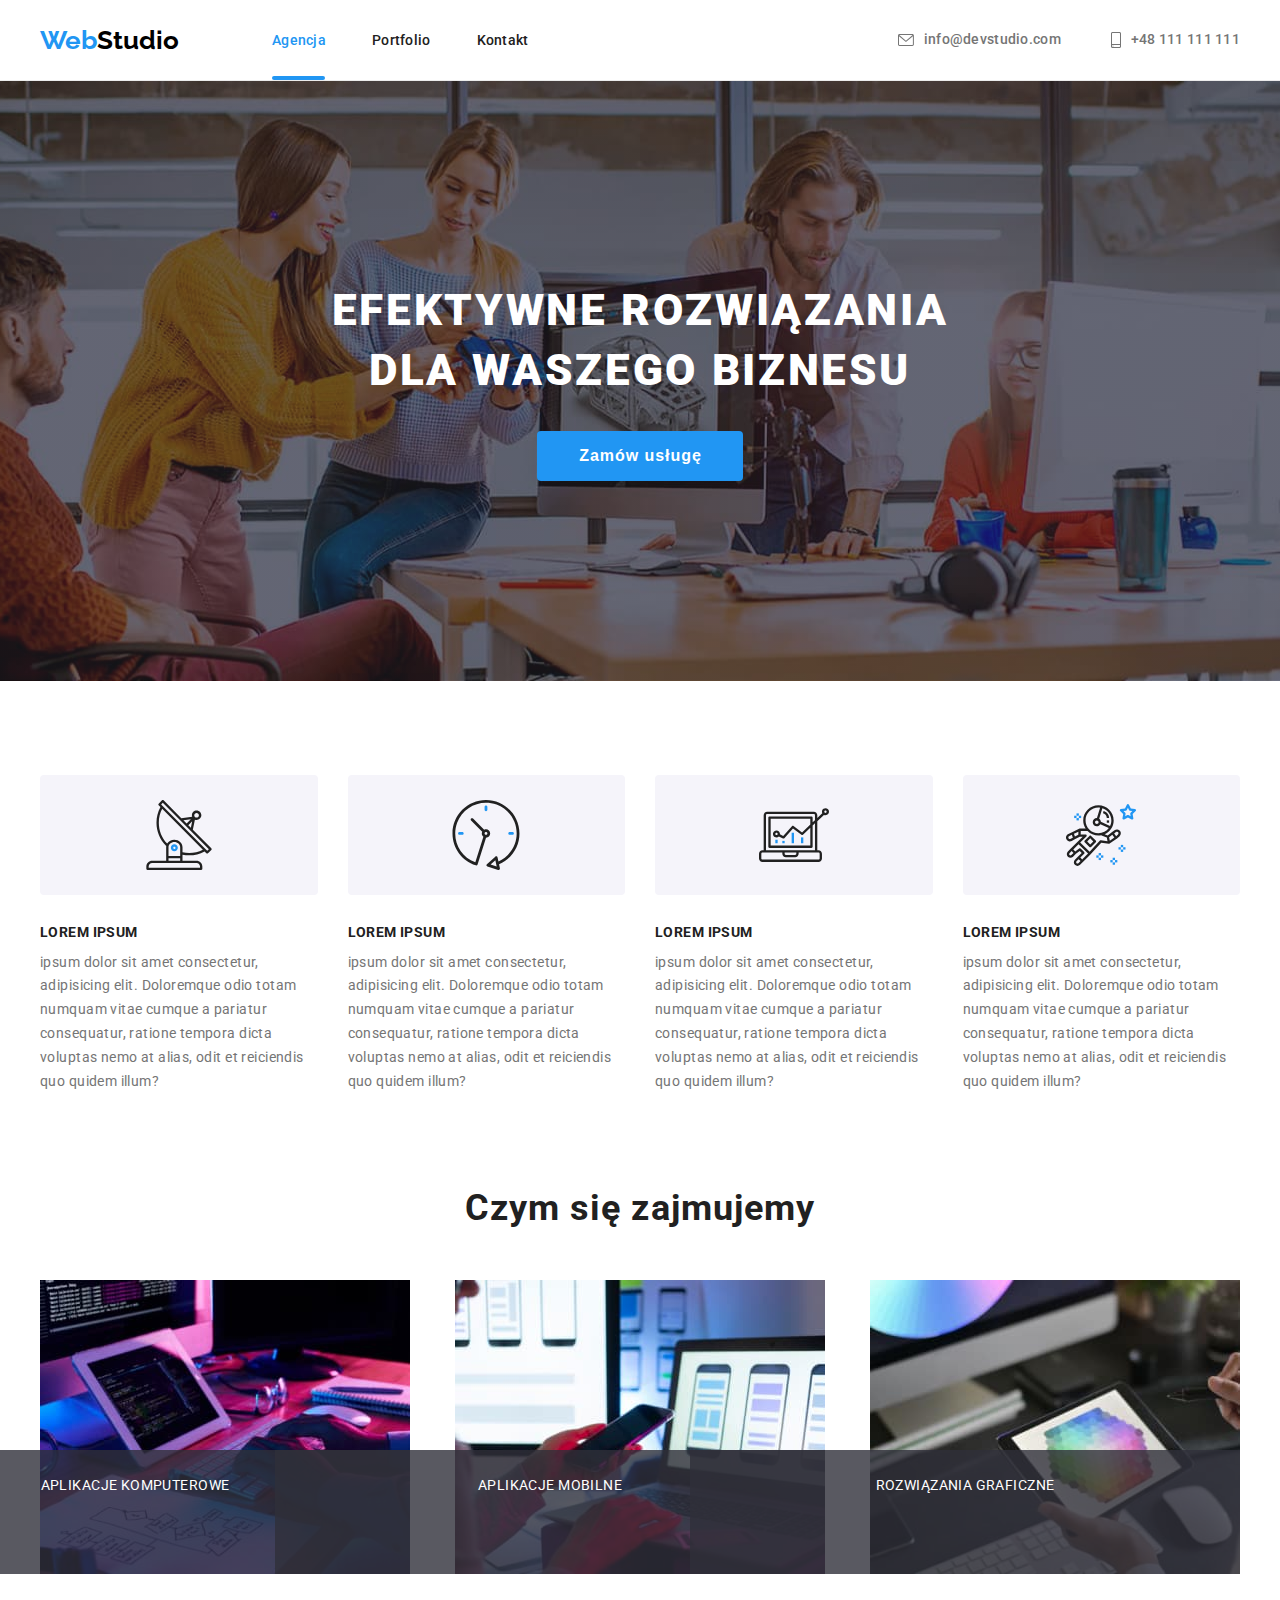
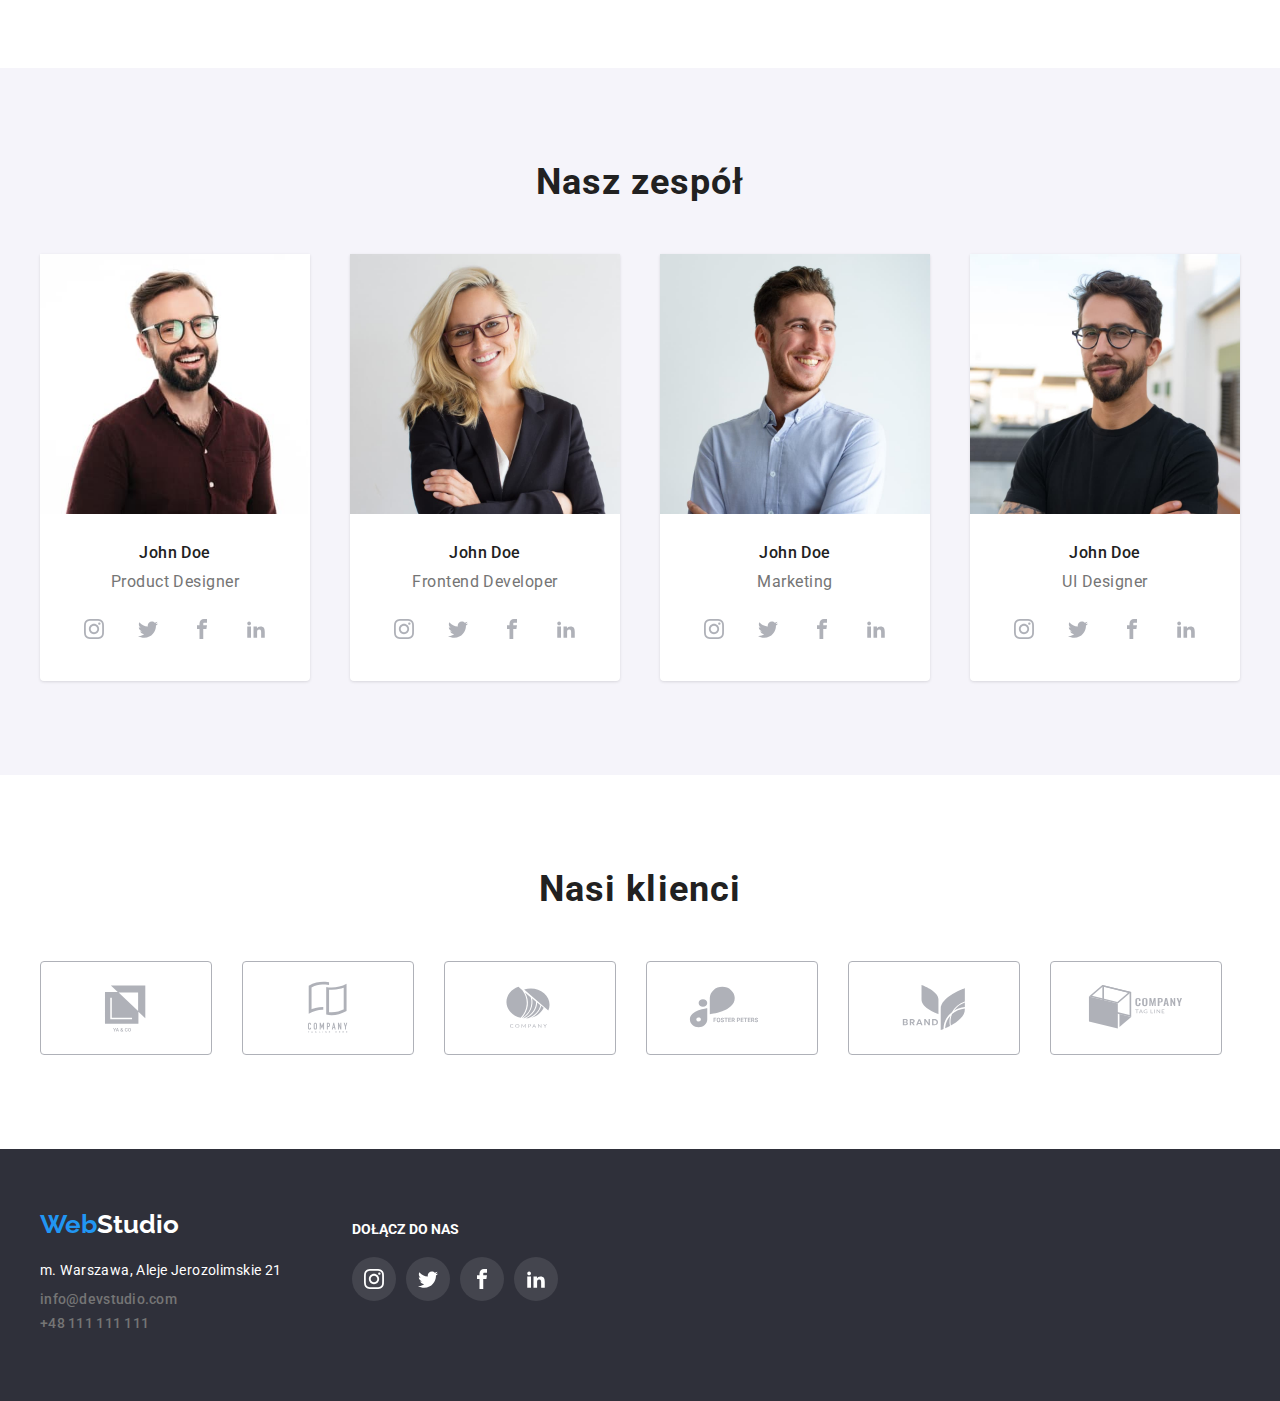
<file: index.html>
<!DOCTYPE html>
<html lang="pl">
  <head>
    <meta charset="UTF-8" />
    <meta http-equiv="X-UA-Compatible" content="IE=edge" />
    <meta name="viewport" content="width=device-width, initial-scale=1.0" />
    <link
      rel="stylesheet"
      href="https://cdnjs.cloudflare.com/ajax/libs/modern-normalize/1.1.0/modern-normalize.min.css"
      integrity="sha512-wpPYUAdjBVSE4KJnH1VR1HeZfpl1ub8YT/NKx4PuQ5NmX2tKuGu6U/JRp5y+Y8XG2tV+wKQpNHVUX03MfMFn9Q=="
      crossorigin="anonymous"
      referrerpolicy="no-referrer"
    />
    <link rel="preconnect" href="https://fonts.googleapis.com" />
    <link rel="preconnect" href="https://fonts.gstatic.com" crossorigin />
    <link
      href="https://fonts.googleapis.com/css2?family=Raleway:wght@700&family=Roboto:wght@400;500;700;900&display=swap"
      rel="stylesheet"
    />
    <link rel="stylesheet" href="css/styles.css" />
    <title>WebStudio</title>
  </head>
  <body>
    <header>
      <!-- NAV BOX -->
      <div class="site-nav">
        <div class="container main-nav-box">
          <nav class="nav-box">
            <a class="logo" href="index.html"><span class="logoweb">Web</span>Studio</a>
            <ul class="list nav-list">
              <li class="nav-list-item">
                <a class="nav-list-item-link is-active" href="index.html">Agencja</a>
              </li>
              <li class="nav-list-item">
                <a class="nav-list-item-link" href="portfolio.html">Portfolio</a>
              </li>
              <li class="nav-list-item">
                <a class="nav-list-item-link" href="index.html">Kontakt</a>
              </li>
            </ul>
          </nav>
          <div class="contact-box">
            <div class="contact-svg">
              <a class="contact-links" href="mailto:info@devstudio.com">
                <svg class="contact-links-svg" width="16" height="12">
                  <use href="images/icons.svg#icon-envelope"></use>
                </svg>
                info@devstudio.com
              </a>
            </div>
            <div class="contact-svg">
              <a class="contact-links" href="tel:+48111111111">
                <svg class="contact-links-svg" width="10" height="16">
                  <use href="images/icons.svg#icon-smartphone"></use>
                </svg>
                +48 111 111 111
              </a>
            </div>
          </div>
        </div>
      </div>
    </header>
    <main>
      <!-- TITLE BOX -->
      <section class="title-section">
        <div class="title-box">
          <div class="container title-container">
            <h1 class="page-title">Efektywne rozwiązania <br />dla waszego biznesu</h1>
            <button class="button-title" type="button" data-modal-open>Zamów usługę</button>
          </div>
        </div>
      </section>
      <!-- MAIN TEKST BOX -->
      <section class="section">
        <ul class="list main-text-list container">
          <li>
            <div class="main-text-icon">
              <svg width="70" height="70">
                <use width="70" height="70" href="images/icons.svg#icon-antenna-1"></use>
              </svg>
            </div>
            <h4 class="main-text-title">Lorem ipsum</h4>
            <p class="main-text">
              ipsum dolor sit amet consectetur, adipisicing elit. Doloremque odio totam numquam
              vitae cumque a pariatur consequatur, ratione tempora dicta voluptas nemo at alias,
              odit et reiciendis quo quidem illum?
            </p>
          </li>
          <li>
            <div class="main-text-icon">
              <svg width="70" height="70">
                <use width="70" height="70" href="images/icons.svg#icon-clock-1"></use>
              </svg>
            </div>
            <h4 class="main-text-title">Lorem ipsum</h4>
            <p class="main-text">
              ipsum dolor sit amet consectetur, adipisicing elit. Doloremque odio totam numquam
              vitae cumque a pariatur consequatur, ratione tempora dicta voluptas nemo at alias,
              odit et reiciendis quo quidem illum?
            </p>
          </li>
          <li>
            <div class="main-text-icon">
              <svg width="70" height="70">
                <use width="70" height="70" href="images/icons.svg#icon-diagram-1"></use>
              </svg>
            </div>
            <h4 class="main-text-title">Lorem ipsum</h4>
            <p class="main-text">
              ipsum dolor sit amet consectetur, adipisicing elit. Doloremque odio totam numquam
              vitae cumque a pariatur consequatur, ratione tempora dicta voluptas nemo at alias,
              odit et reiciendis quo quidem illum?
            </p>
          </li>
          <li>
            <div class="main-text-icon">
              <svg width="70" height="70">
                <use width="70" height="70" href="images/icons.svg#icon-astronaut-1"></use>
              </svg>
            </div>
            <h4 class="main-text-title">Lorem ipsum</h4>
            <p class="main-text">
              ipsum dolor sit amet consectetur, adipisicing elit. Doloremque odio totam numquam
              vitae cumque a pariatur consequatur, ratione tempora dicta voluptas nemo at alias,
              odit et reiciendis quo quidem illum?
            </p>
          </li>
        </ul>
      </section>
      <!-- PICTURES BOX -->
      <section class="container">
        <h2 class="secondary-heading">Czym się zajmujemy</h2>
        <div class="picture-box">
          <div class="picture">
            <img src="images/computer.jpg" alt="praca na komputerze" width="370" height="294" />
            <div class="picture-descripion">Aplikacje komputerowe</div>
          </div>
          <div class="picture">
            <img
              src="images/phone.jpg"
              alt="praca na komputerze i telefonie"
              width="370"
              height="294"
            />
            <div class="picture-descripion">Aplikacje mobilne</div>
          </div>
          <div class="picture">
            <img
              src="images/tablet.jpg"
              alt="praca na komputerze i tablecie"
              width="370"
              height="294"
            />
            <div class="picture-descripion">Rozwiązania graficzne</div>
          </div>
        </div>
      </section>
      <!-- TEAM BOX -->
      <div class="team-section">
        <section class="section container">
          <h2 class="secondary-heading">Nasz zespół</h2>
          <div class="team">
            <ul class="list team-list">
              <li>
                <div class="team-list-item">
                  <img
                    src="images/brownshirt.jpg"
                    alt="uśmiechnięty mężczyzna w brązowej koszuli"
                    width="270"
                    height="260"
                  />
                  <h3 class="team-name">John Doe</h3>
                  <p class="team-job">Product Designer</p>
                  <div class="social-media-icons-box">
                    <a class="icon-social-media" href="#">
                      <svg class="team-icons" width="44" height="44">
                        <use
                          width="20"
                          height="20"
                          x="12"
                          y="12"
                          href="images/icons.svg#icon-instagram"
                        ></use>
                      </svg>
                    </a>
                    <a class="icon-social-media" href="#">
                      <svg class="team-icons" width="44" height="44">
                        <use
                          width="20"
                          height="20"
                          x="12"
                          y="12"
                          href="images/icons.svg#icon-twitter"
                        ></use>
                      </svg>
                    </a>
                    <a class="icon-social-media" href="#">
                      <svg class="team-icons" width="44" height="44">
                        <use
                          width="20"
                          height="20"
                          x="12"
                          y="12"
                          href="images/icons.svg#icon-facebook"
                        ></use>
                      </svg>
                    </a>
                    <a class="icon-social-media" href="#">
                      <svg class="team-icons" width="44" height="44">
                        <use
                          width="20"
                          height="20"
                          x="12"
                          y="12"
                          href="images/icons.svg#icon-linkedin2"
                        ></use>
                      </svg>
                    </a>
                  </div>
                </div>
              </li>
              <li>
                <div class="team-list-item">
                  <img
                    src="images/woman.jpg"
                    alt="uśmiechnięta kobieta w marynarce"
                    width="270"
                    height="260"
                  />
                  <h3 class="team-name">John Doe</h3>
                  <p class="team-job">Frontend Developer</p>
                  <div class="social-media-icons-box">
                    <a class="icon-social-media" href="#">
                      <svg class="team-icons" width="44" height="44">
                        <use
                          width="20"
                          height="20"
                          x="12"
                          y="12"
                          href="images/icons.svg#icon-instagram"
                        ></use>
                      </svg>
                    </a>
                    <a class="icon-social-media" href="#">
                      <svg class="team-icons" width="44" height="44">
                        <use
                          width="20"
                          height="20"
                          x="12"
                          y="12"
                          href="images/icons.svg#icon-twitter"
                        ></use>
                      </svg>
                    </a>
                    <a class="icon-social-media" href="#">
                      <svg class="team-icons" width="44" height="44">
                        <use
                          width="20"
                          height="20"
                          x="12"
                          y="12"
                          href="images/icons.svg#icon-facebook"
                        ></use>
                      </svg>
                    </a>
                    <a class="icon-social-media" href="#">
                      <svg class="team-icons" width="44" height="44">
                        <use
                          width="20"
                          height="20"
                          x="12"
                          y="12"
                          href="images/icons.svg#icon-linkedin2"
                        ></use>
                      </svg>
                    </a>
                  </div>
                </div>
              </li>
              <li>
                <div class="team-list-item">
                  <img
                    src="images/whiteshirt.jpg"
                    alt="uśmiechnięty mężczyzna w białej koszuli"
                    width="270"
                    height="260"
                  />
                  <h3 class="team-name">John Doe</h3>
                  <p class="team-job">Marketing</p>
                  <div class="social-media-icons-box">
                    <a class="icon-social-media" href="#">
                      <svg class="team-icons" width="44" height="44">
                        <use
                          width="20"
                          height="20"
                          x="12"
                          y="12"
                          href="images/icons.svg#icon-instagram"
                        ></use>
                      </svg>
                    </a>
                    <a class="icon-social-media" href="#">
                      <svg class="team-icons" width="44" height="44">
                        <use
                          width="20"
                          height="20"
                          x="12"
                          y="12"
                          href="images/icons.svg#icon-twitter"
                        ></use>
                      </svg>
                    </a>
                    <a class="icon-social-media" href="#">
                      <svg class="team-icons" width="44" height="44">
                        <use
                          width="20"
                          height="20"
                          x="12"
                          y="12"
                          href="images/icons.svg#icon-facebook"
                        ></use>
                      </svg>
                    </a>
                    <a class="icon-social-media" href="#">
                      <svg class="team-icons" width="44" height="44">
                        <use
                          width="20"
                          height="20"
                          x="12"
                          y="12"
                          href="images/icons.svg#icon-linkedin2"
                        ></use>
                      </svg>
                    </a>
                  </div>
                </div>
              </li>
              <li>
                <div class="team-list-item">
                  <img
                    src="images/tshirt.jpg"
                    alt="uśmiechnięty mężczyzna w czarnej koszulce"
                    width="270"
                    height="260"
                  />
                  <h3 class="team-name">John Doe</h3>
                  <p class="team-job">UI Designer</p>
                  <div class="social-media-icons-box">
                    <a class="icon-social-media" href="#">
                      <svg class="team-icons" width="44" height="44">
                        <use
                          width="20"
                          height="20"
                          x="12"
                          y="12"
                          href="images/icons.svg#icon-instagram"
                        ></use>
                      </svg>
                    </a>
                    <a class="icon-social-media" href="#">
                      <svg class="team-icons" width="44" height="44">
                        <use
                          width="20"
                          height="20"
                          x="12"
                          y="12"
                          href="images/icons.svg#icon-twitter"
                        ></use>
                      </svg>
                    </a>
                    <a class="icon-social-media" href="#">
                      <svg class="team-icons" width="44" height="44">
                        <use
                          width="20"
                          height="20"
                          x="12"
                          y="12"
                          href="images/icons.svg#icon-facebook"
                        ></use>
                      </svg>
                    </a>
                    <a class="icon-social-media" href="#">
                      <svg class="team-icons" width="44" height="44">
                        <use
                          width="20"
                          height="20"
                          x="12"
                          y="12"
                          href="images/icons.svg#icon-linkedin2"
                        ></use>
                      </svg>
                    </a>
                  </div>
                </div>
              </li>
            </ul>
          </div>
        </section>
      </div>
      <!-- CLIENT BOX -->

      <section class="section container">
        <h2 class="secondary-heading">Nasi klienci</h2>
        <div class="logos-box">
          <a href="#" class="client-logo">
            <svg class="client-svg" width="106" height="60">
              <use href="images/icons.svg#icon-Logo" class="client-icon"></use>
            </svg>
          </a>
          <a href="#" class="client-logo">
            <svg class="client-svg" width="106" height="60">
              <use href="images/icons.svg#icon-Logo-1"></use>
            </svg>
          </a>
          <a href="#" class="client-logo">
            <svg class="client-svg" width="106" height="60">
              <use href="images/icons.svg#icon-Logo-2"></use>
            </svg>
          </a>
          <a href="#" class="client-logo">
            <svg class="client-svg" width="106" height="60">
              <use href="images/icons.svg#icon-Logo-3"></use>
            </svg>
          </a>
          <a href="#" class="client-logo">
            <svg class="client-svg" width="106" height="60">
              <use href="images/icons.svg#icon-Logo-4"></use>
            </svg>
          </a>
          <a href="#" class="client-logo">
            <svg class="client-svg" width="106" height="60">
              <use href="images/icons.svg#icon-Logo-5"></use>
            </svg>
          </a>
        </div>
      </section>
    </main>
    <!-- FOOTER BOX -->
    <footer class="footer-box">
      <section class="container main-footer-box">
        <div class="footer-contact-logo">
          <div class="footer-logo">
            <a class="logo secondary-logo" href="index.html"
              ><span class="logoweb">Web</span>Studio</a
            >
          </div>
          <ul class="list contact-list">
            <li><div class="footer-contacts">m. Warszawa, Aleje Jerozolimskie 21</div></li>
            <li>
              <a class="footer-contacts contact-links" href="mailto:info@devstudio.com"
                >info@devstudio.com</a
              >
            </li>
            <li>
              <a class="footer-contacts contact-links" href="tel:+48111111111">+48 111 111 111</a>
            </li>
          </ul>
        </div>
        <div class="social-media-icons-footer">
          <h3 class="footer-icons-header">Dołącz do nas</h3>
          <div class="footer-icons-box">
            <a class="footer-icon-social-media" href="#">
              <svg class="footer-icons" width="44" height="44">
                <use
                  width="20"
                  height="20"
                  x="12"
                  y="12"
                  href="images/icons.svg#icon-instagram"
                ></use>
              </svg>
            </a>
            <a class="footer-icon-social-media" href="#">
              <svg class="footer-icons" width="44" height="44">
                <use
                  width="20"
                  height="20"
                  x="12"
                  y="12"
                  href="images/icons.svg#icon-twitter"
                ></use>
              </svg>
            </a>
            <a class="footer-icon-social-media" href="#">
              <svg class="footer-icons" width="44" height="44">
                <use
                  width="20"
                  height="20"
                  x="12"
                  y="12"
                  href="images/icons.svg#icon-facebook"
                ></use>
              </svg>
            </a>
            <a class="footer-icon-social-media" href="#">
              <svg class="footer-icons" width="44" height="44">
                <use
                  width="20"
                  height="20"
                  x="12"
                  y="12"
                  href="images/icons.svg#icon-linkedin2"
                ></use>
              </svg>
            </a>
          </div>
        </div>
      </section>
    </footer>
    <div class="backdrop-modal is-hidden" data-modal>
      <div class="modal">
        <button class="modal-button" data-modal-close>&times;</button>
      </div>
    </div>
    <script src="./js/modal.js"></script>
  </body>
</html>
</file>
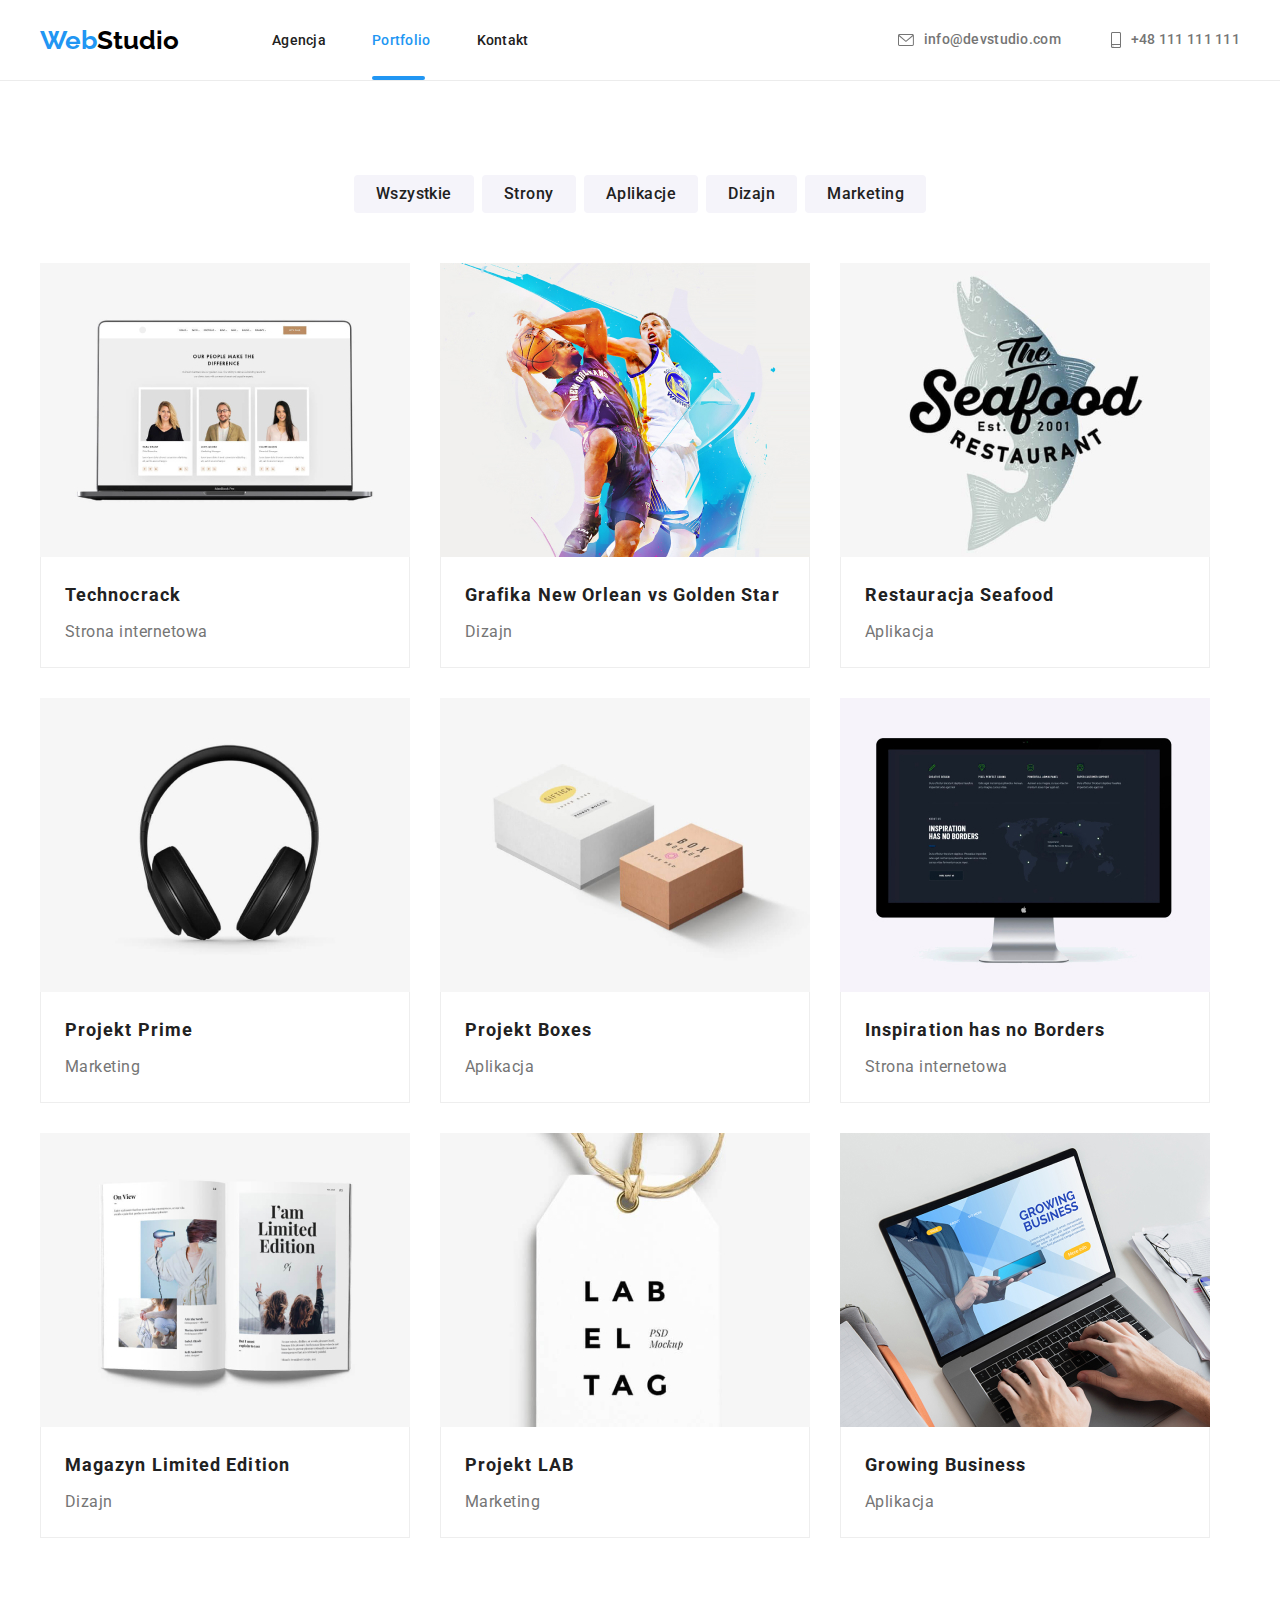
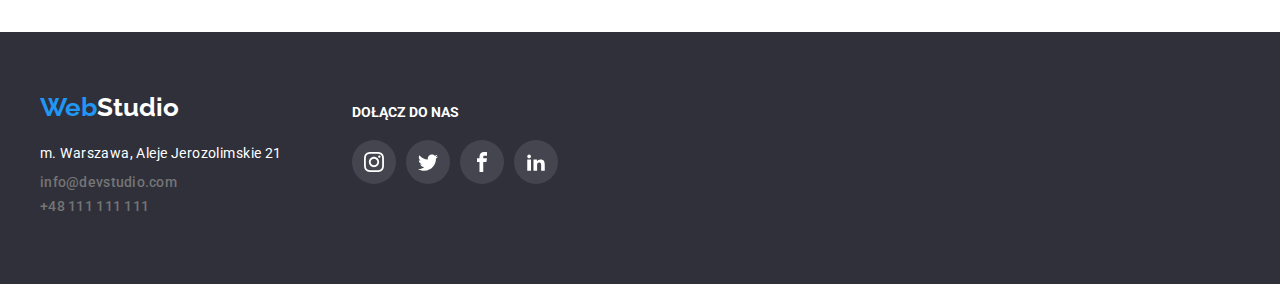
<file: portfolio.html>
<!DOCTYPE html>
<html lang="pl">
  <head>
    <meta charset="UTF-8" />
    <meta http-equiv="X-UA-Compatible" content="IE=edge" />
    <meta name="viewport" content="width=device-width, initial-scale=1.0" />
    <link rel="preconnect" href="https://fonts.googleapis.com" />
    <link
      rel="stylesheet"
      href="https://cdnjs.cloudflare.com/ajax/libs/modern-normalize/1.1.0/modern-normalize.min.css"
      integrity="sha512-wpPYUAdjBVSE4KJnH1VR1HeZfpl1ub8YT/NKx4PuQ5NmX2tKuGu6U/JRp5y+Y8XG2tV+wKQpNHVUX03MfMFn9Q=="
      crossorigin="anonymous"
      referrerpolicy="no-referrer"
    />
    <link rel="preconnect" href="https://fonts.gstatic.com" crossorigin />
    <link
      href="https://fonts.googleapis.com/css2?family=Raleway:wght@700&family=Roboto:wght@400;500;700;900&display=swap"
      rel="stylesheet"
    />
    <link rel="stylesheet" href="css/styles.css" />
    <title>Portfolio</title>
  </head>
  <body>
    <header>
      <!-- NAV BOX -->
      <div class="site-nav">
        <div class="container main-nav-box">
          <nav class="nav-box">
            <a class="logo" href="index.html"><span class="logoweb">Web</span>Studio</a>
            <ul class="list nav-list">
              <li class="nav-list-item">
                <a class="nav-list-item-link" href="index.html">Agencja</a>
              </li>
              <li class="nav-list-item">
                <a class="nav-list-item-link is-active" href="portfolio.html">Portfolio</a>
              </li>
              <li class="nav-list-item">
                <a class="nav-list-item-link" href="index.html">Kontakt</a>
              </li>
            </ul>
          </nav>
          <div class="contact-box">
            <div class="contact-svg">
              <a class="contact-links" href="mailto:info@devstudio.com">
                <svg class="contact-links-svg" width="16" height="12">
                  <use href="images/icons.svg#icon-envelope"></use>
                </svg>
                info@devstudio.com
              </a>
            </div>
            <div class="contact-svg">
              <a class="contact-links" href="tel:+48111111111">
                <svg class="contact-links-svg" width="10" height="16">
                  <use href="images/icons.svg#icon-smartphone"></use>
                </svg>
                +48 111 111 111
              </a>
            </div>
          </div>
        </div>
      </div>
    </header>
    <!-- PICTRURE GRID BUTTON-->
    <main>
      <div class="container section">
        <ul class="list button-list">
          <li><button class="button-list-item" type="button">Wszystkie</button></li>
          <li><button class="button-list-item" type="button">Strony</button></li>
          <li><button class="button-list-item" type="button">Aplikacje</button></li>
          <li><button class="button-list-item" type="button">Dizajn</button></li>
          <li><button class="button-list-item" type="button">Marketing</button></li>
        </ul>
        <!-- PICTRURE GRID -->
        <ul class="list pictures-list">
          <li>
            <div class="pictures-list-item">
              <div class="picture-overlay">
                <img src="images/laptop.jpg" alt="laptop" width="370" height="294" />
                <div class="overlay">
                  <p class="overlay-text">
                    Technocrack jest popularną platformą wykorzystywaną do rozpowszechniania
                    koronawirusa. Firmy wykorzystują tę platformę do celów szpiegowskich i ataków na
                    niezabezpieczone serwery konkurencji
                  </p>
                </div>
              </div>
              <div class="caption-box">
                <h3 class="picture-caption">Technocrack</h3>
                <p class="secondary-picture-caption">Strona internetowa</p>
              </div>
            </div>
          </li>
          <li>
            <div class="pictures-list-item">
              <div class="picture-overlay">
                <img
                  src="images/basketballplayers.jpg"
                  alt="mężczyżni grający w koszykówkę"
                  width="370"
                  height="294"
                />
                <div class="overlay">
                  <p class="overlay-text">
                    Technocrack jest popularną platformą wykorzystywaną do rozpowszechniania
                    koronawirusa. Firmy wykorzystują tę platformę do celów szpiegowskich i ataków na
                    niezabezpieczone serwery konkurencji
                  </p>
                </div>
              </div>
              <div class="caption-box">
                <h3 class="picture-caption">Grafika New Orlean vs Golden Star</h3>
                <p class="secondary-picture-caption">Dizajn</p>
              </div>
            </div>
          </li>
          <li>
            <div class="pictures-list-item">
              <div class="picture-overlay">
                <img
                  src="images/seafoodrestaurant.jpg"
                  alt="logo restauracji z owocami morza"
                  width="370"
                  height="294"
                />
                <div class="overlay">
                  <p class="overlay-text">
                    Technocrack jest popularną platformą wykorzystywaną do rozpowszechniania
                    koronawirusa. Firmy wykorzystują tę platformę do celów szpiegowskich i ataków na
                    niezabezpieczone serwery konkurencji
                  </p>
                </div>
              </div>
              <div class="caption-box">
                <h3 class="picture-caption">Restauracja Seafood</h3>
                <p class="secondary-picture-caption">Aplikacja</p>
              </div>
            </div>
          </li>
          <li>
            <div class="pictures-list-item">
              <div class="picture-overlay">
                <img
                  src="images/headphones.jpg"
                  alt="słuchawki bezprzewodowe"
                  width="370"
                  height="294"
                />
                <div class="overlay">
                  <p class="overlay-text">
                    Technocrack jest popularną platformą wykorzystywaną do rozpowszechniania
                    koronawirusa. Firmy wykorzystują tę platformę do celów szpiegowskich i ataków na
                    niezabezpieczone serwery konkurencji
                  </p>
                </div>
              </div>
              <div class="caption-box">
                <h3 class="picture-caption">Projekt Prime</h3>
                <p class="secondary-picture-caption">Marketing</p>
              </div>
            </div>
          </li>
          <li>
            <div class="pictures-list-item">
              <div class="picture-overlay">
                <img
                  src="images/boxes.jpg"
                  alt="większe białe pudełko i bladoróżowe mniejsze"
                  width="370"
                  height="294"
                />
                <div class="overlay">
                  <p class="overlay-text">
                    Technocrack jest popularną platformą wykorzystywaną do rozpowszechniania
                    koronawirusa. Firmy wykorzystują tę platformę do celów szpiegowskich i ataków na
                    niezabezpieczone serwery konkurencji
                  </p>
                </div>
              </div>
              <div class="caption-box">
                <h3 class="picture-caption">Projekt Boxes</h3>
                <p class="secondary-picture-caption">Aplikacja</p>
              </div>
            </div>
          </li>
          <li>
            <div class="pictures-list-item">
              <div class="picture-overlay">
                <img
                  src="images/monitor.jpg"
                  alt="monitor komputera stacjonarnego"
                  width="370"
                  height="294"
                />
                <div class="overlay">
                  <p class="overlay-text">
                    Technocrack jest popularną platformą wykorzystywaną do rozpowszechniania
                    koronawirusa. Firmy wykorzystują tę platformę do celów szpiegowskich i ataków na
                    niezabezpieczone serwery konkurencji
                  </p>
                </div>
              </div>
              <div class="caption-box">
                <h3 class="picture-caption">Inspiration has no Borders</h3>
                <p class="secondary-picture-caption">Strona internetowa</p>
              </div>
            </div>
          </li>
          <li>
            <div class="pictures-list-item">
              <div class="picture-overlay">
                <img
                  src="images/newspaperpage.jpg"
                  alt="otwarty magazyn/gazeta"
                  width="370"
                  height="294"
                />
                <div class="overlay">
                  <p class="overlay-text">
                    Technocrack jest popularną platformą wykorzystywaną do rozpowszechniania
                    koronawirusa. Firmy wykorzystują tę platformę do celów szpiegowskich i ataków na
                    niezabezpieczone serwery konkurencji
                  </p>
                </div>
              </div>
              <div class="caption-box">
                <h3 class="picture-caption">Magazyn Limited Edition</h3>
                <p class="secondary-picture-caption">Dizajn</p>
              </div>
            </div>
          </li>
          <li>
            <div class="pictures-list-item">
              <div class="picture-overlay">
                <img
                  src="images/pendant.jpg"
                  alt="zawieszka z napisem label tag"
                  width="370"
                  height="294"
                />
                <div class="overlay">
                  <p class="overlay-text">
                    Technocrack jest popularną platformą wykorzystywaną do rozpowszechniania
                    koronawirusa. Firmy wykorzystują tę platformę do celów szpiegowskich i ataków na
                    niezabezpieczone serwery konkurencji
                  </p>
                </div>
              </div>
              <div class="caption-box">
                <h3 class="picture-caption">Projekt LAB</h3>
                <p class="secondary-picture-caption">Marketing</p>
              </div>
            </div>
          </li>
          <li>
            <div class="pictures-list-item">
              <div class="picture-overlay">
                <img
                  src="images/computerwork.jpg"
                  alt="praca na laptopie"
                  width="370"
                  height="294"
                />
                <div class="overlay">
                  <p class="overlay-text">
                    Technocrack jest popularną platformą wykorzystywaną do rozpowszechniania
                    koronawirusa. Firmy wykorzystują tę platformę do celów szpiegowskich i ataków na
                    niezabezpieczone serwery konkurencji
                  </p>
                </div>
              </div>
              <div class="caption-box">
                <h3 class="picture-caption">Growing Business</h3>
                <p class="secondary-picture-caption">Aplikacja</p>
              </div>
            </div>
          </li>
        </ul>
      </div>
    </main>
    <!-- FOOTER BOX -->
    <footer class="footer-box">
      <section class="container main-footer-box">
        <div class="footer-contact-logo">
          <div class="footer-logo">
            <a class="logo secondary-logo" href="index.html"
              ><span class="logoweb">Web</span>Studio</a
            >
          </div>
          <ul class="list contact-list">
            <li><div class="footer-contacts">m. Warszawa, Aleje Jerozolimskie 21</div></li>
            <li>
              <a class="footer-contacts contact-links" href="mailto:info@devstudio.com"
                >info@devstudio.com</a
              >
            </li>
            <li>
              <a class="footer-contacts contact-links" href="tel:+48111111111">+48 111 111 111</a>
            </li>
          </ul>
        </div>
        <div class="social-media-icons-footer">
          <h3 class="footer-icons-header">Dołącz do nas</h3>
          <div class="footer-icons-box">
            <a class="footer-icon-social-media" href="#">
              <svg class="footer-icons" width="44" height="44">
                <use
                  width="20"
                  height="20"
                  x="12"
                  y="12"
                  href="images/icons.svg#icon-instagram"
                ></use>
              </svg>
            </a>
            <a class="footer-icon-social-media" href="#">
              <svg class="footer-icons" width="44" height="44">
                <use
                  width="20"
                  height="20"
                  x="12"
                  y="12"
                  href="images/icons.svg#icon-twitter"
                ></use>
              </svg>
            </a>
            <a class="footer-icon-social-media" href="#">
              <svg class="footer-icons" width="44" height="44">
                <use
                  width="20"
                  height="20"
                  x="12"
                  y="12"
                  href="images/icons.svg#icon-facebook"
                ></use>
              </svg>
            </a>
            <a class="footer-icon-social-media" href="#">
              <svg class="footer-icons" width="44" height="44">
                <use
                  width="20"
                  height="20"
                  x="12"
                  y="12"
                  href="images/icons.svg#icon-linkedin2"
                ></use>
              </svg>
            </a>
          </div>
        </div>
      </section>
    </footer>
  </body>
</html>
</file>
<file: css/styles.css>
:root {
  --brand-color: #212121;
  --secondary-color: #757575;
  --focus-color: #2196f3;
  --white-color: #ffffff;
  --black-color: #000000;
  --main-background-color: #2f303a;
  --button-background-color: #f5f4fa;
  --title-background-color: rgba(47, 48, 58, 0.4);
  --icon-color: #afb1b8;
}

body {
  font-family: 'Roboto', sans-serif;
  color: var(--brand-color);
}

.logo {
  font-family: 'Raleway', sans-serif;
  font-weight: 700;
  font-size: 26px;
  text-decoration: none;
  color: var(--black-color);
}

.logoweb {
  color: var(--focus-color);
}

.nav-list-item {
  font-family: 'Roboto', sans-serif;
  font-weight: 500;
  font-size: 14px;
  line-height: 1, 1;
  letter-spacing: 0.02em;
  color: var(--brand-color);
}

.nav-list-item-link {
  color: var(--brand-color);
  text-decoration: none;
  transition-property: color;
  transition-duration: 250ms;
  transition-timing-function: cubic-bezier(0.4, 0, 0.2, 1);
}

.nav-list-item-link:hover,
.nav-list-item-link:focus {
  color: var(--focus-color);
  text-decoration: none;
}
.is-active {
  position: relative;
  color: var(--focus-color);
}
.is-active::after {
  content: '';
  display: block;
  position: absolute;
  width: 53px;
  height: 4px;
  top: 44px;
  background-color: var(--focus-color);
  border-radius: 2px;
}
.contact-links {
  font-family: 'Roboto', sans-serif;
  font-weight: 500;
  font-size: 14px;
  line-height: 1.1;
  letter-spacing: 0.02em;
  color: var(--secondary-color);
  text-decoration: none;
  display: flex;
  gap: 10px;
  align-items: center;
  transition-property: color;
  transition-duration: 250ms;
  transition-timing-function: cubic-bezier(0.4, 0, 0.2, 1);
}

.contact-links:hover,
.contact-links:focus {
  color: var(--focus-color);
  text-decoration: none;
}
.contact-links-svg {
  fill: var(--secondary-color);
  transition-property: fill;
  transition-duration: 250ms;
  transition-timing-function: cubic-bezier(0.4, 0, 0.2, 1);
}
.contact-links:hover > .contact-links-svg,
.contact-links:focus > .contact-links-svg {
  fill: var(--focus-color);
}
.page-title {
  font-weight: 900;
  font-size: 44px;
  line-height: 1.36;
  text-align: center;
  letter-spacing: 0.06em;
  text-transform: uppercase;
  color: var(--white-color);
}
.title-section {
  background-color: var(--main-background-color);
}
.title-box {
  max-width: 1600px;
  background-image: linear-gradient(
      to top,
      var(--title-background-color),
      var(--title-background-color)
    ),
    url('../images/backgroundpic.jpg');
  background-position: center;
  margin: 0 auto;
}

.button-title {
  font-weight: 700;
  font-size: 16px;
  line-height: 1.87;
  display: flex;
  align-items: center;
  text-align: center;
  letter-spacing: 0.06em;
  color: var(--white-color);
  background: var(--focus-color);
  cursor: pointer;
  border-radius: 4px;
  border: none;
  padding: 10px 41px 10px 42px;
}

.main-text {
  font-size: 14px;
  line-height: 1.71;
  letter-spacing: 0.03em;
  color: var(--secondary-color);
}

.main-text-title {
  font-weight: 700;
  font-size: 14px;
  line-height: 1.14;
  letter-spacing: 0.03em;
  text-transform: uppercase;
  margin-bottom: 10px;
  margin-top: 30px;
}

.secondary-heading {
  font-weight: 700;
  font-size: 36px;
  line-height: 1.16;
  text-align: center;
  letter-spacing: 0.03em;
  margin-bottom: 50px;
}

.team-name {
  font-weight: 500;
  font-size: 16px;
  line-height: 1.18;
  text-align: center;
  letter-spacing: 0.03em;
  margin-top: 30px;
  margin-bottom: 10px;
  padding: 0;
}

.team-job {
  font-size: 16px;
  line-height: 1.18;
  text-align: center;
  letter-spacing: 0.03em;
  color: var(--secondary-color);
  margin-bottom: 16px;
}

.footer-box {
  background-color: var(--main-background-color);
}

.contact-list {
  font-size: 14px;
  line-height: 1.71;
  letter-spacing: 0.03em;
  color: var(--white-color);
}
.button-list-item {
  font-family: inherit;
  font-weight: 500;
  font-size: 16px;
  line-height: 1.62;
  text-align: center;
  letter-spacing: 0.03em;
  background-color: var(--button-background-color);
  color: inherit;
  cursor: pointer;
  padding: 6px 22px;
  border: none;
  border-radius: 4px;
  transition-property: color, background-color, box-shadow;
  transition-duration: 250ms;
  transition-timing-function: cubic-bezier(0.4, 0, 0.2, 1);
}

.button-list-item:hover,
.button-list-item:focus {
  color: var(--white-color);
  background-color: var(--focus-color);
  box-shadow: 0px 2px 2px 0px rgba(0, 0, 0, 0.12);
  box-shadow: 0px 1px 2px 0px rgba(0, 0, 0, 0.08);
  box-shadow: 0px 3px 1px 0px rgba(0, 0, 0, 0.1);
}

.picture-caption {
  font-weight: 700;
  font-size: 18px;
  line-height: 2;
  letter-spacing: 0.06em;
  padding-left: 24px;
  padding-right: 24px;
  padding-top: 20px;
  margin-bottom: 4px;
}

.secondary-picture-caption {
  font-size: 16px;
  line-height: 1.87;
  letter-spacing: 0.03em;
  color: var(--secondary-color);
  padding: 0 24px 20px;
}
.list {
  list-style-type: none;
}
* {
  margin: 0;
  padding: 0;
}
.container {
  max-width: 1200px;
  margin: 0 auto;
  padding-left: 15px;
  padding-right: 15px;
}
.main-nav-box {
  display: flex;
  justify-content: space-between;
  align-items: center;
}
.nav-box {
  display: flex;
  align-items: center;
}
.nav-list {
  display: flex;
  gap: 46px;
  padding-top: 32px;
  padding-bottom: 32px;
  margin-left: 93px;
}
.contact-box {
  display: flex;
  padding-top: 32px;
  padding-bottom: 32px;
  gap: 50px;
}
.site-nav {
  border-bottom: 1px solid #ececec;
}
.title-container {
  display: flex;
  flex-direction: column;
  align-items: center;
  justify-content: center;
  gap: 30px;
  padding: 200px 0;
}
.section {
  padding-top: 94px;
  padding-bottom: 94px;
}
.main-text-list {
  display: flex;
  gap: 30px;
  padding: 0;
}
.picture-box {
  display: flex;
  justify-content: space-between;
  gap: 30px;
  margin-bottom: 94px;
}
.team-list {
  display: flex;
  justify-content: space-between;
  padding: 0;
  gap: 30px;
}
.team-list-item {
  background-color: #ffffff;
  border-bottom-right-radius: 4px;
  border-bottom-left-radius: 4px;
  box-shadow: 0px 2px 1px 0px rgba(0, 0, 0, 0.2);
  box-shadow: 0px 1px 1px 0px rgba(0, 0, 0, 0.14);
  box-shadow: 0px 1px 3px 0px rgba(0, 0, 0, 0.12);
}
.team-section {
  background-color: #f5f4fa;
}
.footer-logo {
  padding-top: 60px;
  margin-bottom: 20px;
}
.footer-contacts {
  margin-bottom: 9px;
}
.contact-list {
  padding-bottom: 60px;
}
.button-list {
  display: flex;
  align-items: center;
  gap: 8px;
  justify-content: center;
  margin-bottom: 50px;
}
.pictures-list {
  display: flex;
  flex-wrap: wrap;
  gap: 30px;
}
.pictures-list-item {
  flex-basis: calc((100% - 60px) / 3);
  transition-property: box-shadow;
  transition-duration: 250ms;
  transition-timing-function: cubic-bezier(0.4, 0, 0.2, 1);
}
.caption-box {
  border-bottom: 1px solid #eeeeee;
  border-left: 1px solid #eeeeee;
  border-right: 1px solid #eeeeee;
}
.pictures-list-item * {
  display: block;
}
.team-list-item * {
  display: block;
}
.secondary-logo {
  color: var(--white-color);
}
.pictures-list-item:hover {
  box-shadow: 1px 4px 6px 0px rgba(0, 0, 0, 0.16);
  box-shadow: 0px 4px 4px 0px rgba(0, 0, 0, 0.06);
  box-shadow: 0px 1px 1px 0px rgba(0, 0, 0, 0.12);
}
.logos-box {
  display: flex;
  gap: 30px;
}
.main-text-icon {
  display: flex;
  justify-content: center;
  align-items: center;
  padding: 25px 100px;
  background-color: var(--button-background-color);
  border-radius: 4px;
}
.team-icons {
  fill: var(--icon-color);
  transition-property: fill;
  transition-duration: 250ms;
  transition-timing-function: cubic-bezier(0.4, 0, 0.2, 1);
}
.social-media-icons-box {
  display: flex;
  align-items: center;
  justify-content: space-between;
  padding-bottom: 30px;
  padding-left: 32px;
  padding-right: 32px;
}
.icon-social-media {
  transition-property: background-color, border-radius;
  transition-duration: 250ms;
  transition-timing-function: cubic-bezier(0.4, 0, 0.2, 1);
}
.icon-social-media:hover,
.icon-social-media:focus {
  background-color: var(--focus-color);
  border-radius: 50%;
}
.icon-social-media:hover > .team-icons,
.icon-social-media:focus > .team-icons {
  fill: var(--white-color);
}
.client-logo {
  border: 1px solid var(--icon-color);
  border-radius: 4px;
  display: flex;
  align-items: center;
  justify-content: center;
  fill: var(--icon-color);
  padding: 16px 32px;
  transition-property: fill, border-color;
  transition-duration: 250ms;
  transition-timing-function: cubic-bezier(0.4, 0, 0.2, 1);
}
.client-logo:hover,
.client-logo:focus {
  fill: var(--focus-color);
  border-color: var(--focus-color);
}
.main-footer-box {
  display: flex;
  justify-items: space-between;
  gap: 70px;
}
.footer-icons-box {
  display: flex;
  align-items: center;
  justify-content: space-between;
  padding-bottom: 100px;
  padding-top: 20px;
  gap: 10px;
}
.footer-icon-social-media {
  text-decoration: none;
  background-color: rgba(255, 255, 255, 0.1);
  border-radius: 50%;
  width: 44px;
  height: 44px;
  transition-property: background-color;
  transition-duration: 250ms;
  transition-timing-function: cubic-bezier(0.4, 0, 0.2, 1);
}
.footer-icons {
  fill: var(--white-color);
}
.footer-icon-social-media:hover,
.footer-icon-social-media:focus {
  background-color: var(--focus-color);
  border-radius: 50%;
}
.footer-icons-header {
  color: var(--white-color);
  text-transform: uppercase;
  font-size: 14px;
  line-height: 16px;
  padding-top: 72px;
}
.is-hidden {
  pointer-events: none;
  visibility: hidden;
  opacity: 0;
}
.modal {
  position: absolute;
  background-color: var(--white-color);
  box-shadow: 0px 2px 1px 0px rgba(0, 0, 0, 0.2);
  box-shadow: 0px 1px 1px 0px rgba(0, 0, 0, 0.14);
  box-shadow: 0px 1px 3px 0px rgba(0, 0, 0, 0.12);
  width: 528px;
  height: 581px;
  top: 221px;
  transition-property: transform;
  transition-duration: 300ms;
  transition-timing-function: linear;
  transform: scale(1);
}
.is-hidden .modal {
  transform: scale(0);
}
.backdrop-modal {
  position: fixed;
  width: 100%;
  height: 100%;
  background: rgba(0, 0, 0, 0.2);
  top: 0;
  left: 0;
  display: flex;
  align-items: center;
  justify-content: center;
  transition: visibility 500ms linear, opacity 500ms linear;
}

.modal-button {
  position: absolute;
  top: 0;
  right: 0;
  width: 30px;
  height: 30px;
  border-radius: 50%;
  background-color: var(--white-color);
  margin: 8px;
  border: 1px solid rgba(0, 0, 0, 0.1);
  color: rgba(0, 0, 0, 1);
}
.picture {
  width: 370px;
  height: 294px;
  position: relative;
}
.picture-descripion {
  text-transform: uppercase;
  font-size: 14px;
  line-height: 16px;
  text-align: Center;
  letter-spacing: 0.03em;
  color: var(--white-color);
  width: 100%;
  height: 70px;
  background: rgba(47, 48, 58, 0.8);
  bottom: 0;
  right: 0;
  position: absolute;
  padding: 27px 90px;
}
.picture-overlay {
  position: relative;
  overflow: hidden;
}
.overlay {
  position: absolute;
  top: 0;
  left: 0;
  width: 100%;
  height: 100%;
  background: rgba(33, 150, 243, 0.9);
  transform: translatey(100%);
  transition: transform 250ms ease;
}
.pictures-list-item:hover .overlay {
  transform: translatex(0);
}
.overlay-text {
  color: var(--white-color);
  font-size: 18px;
  line-height: 28px;
  letter-spacing: 0.03em;
  padding: 49px 45px 49px 45px;
}
</file>
